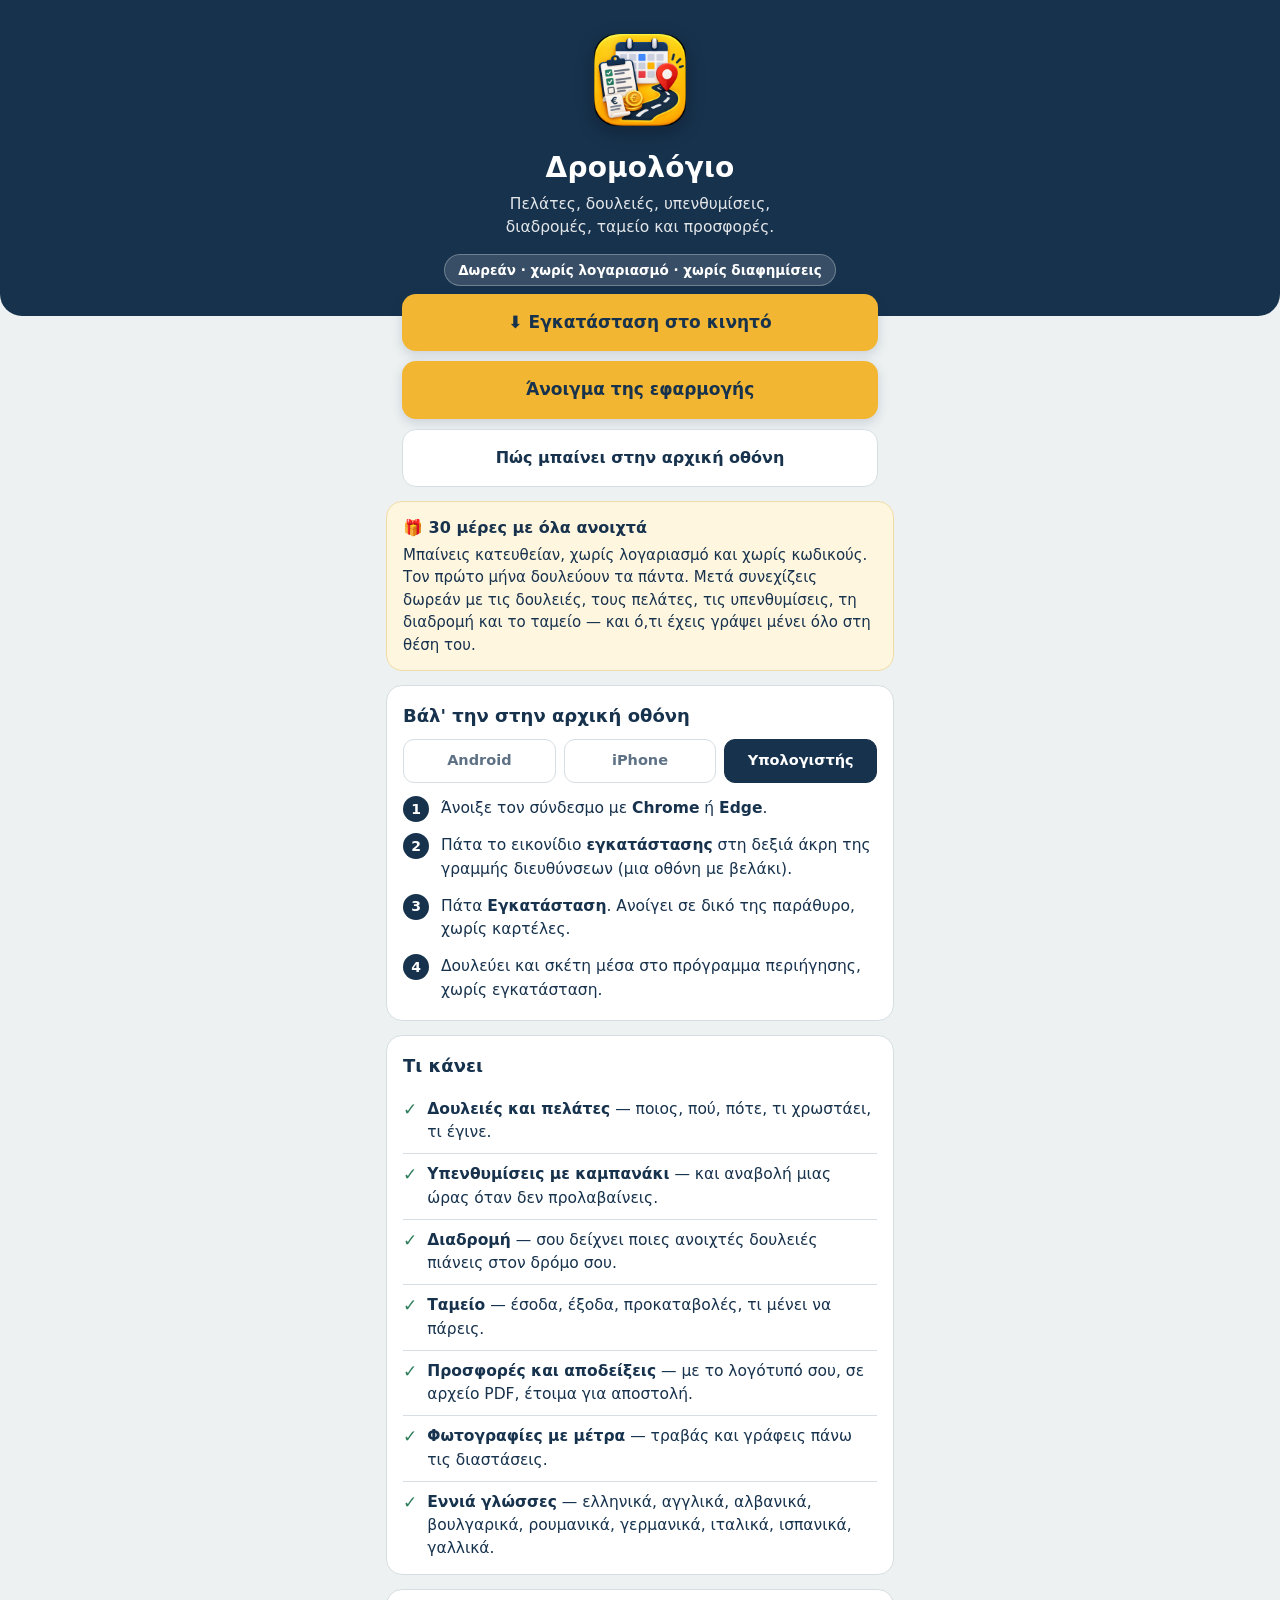
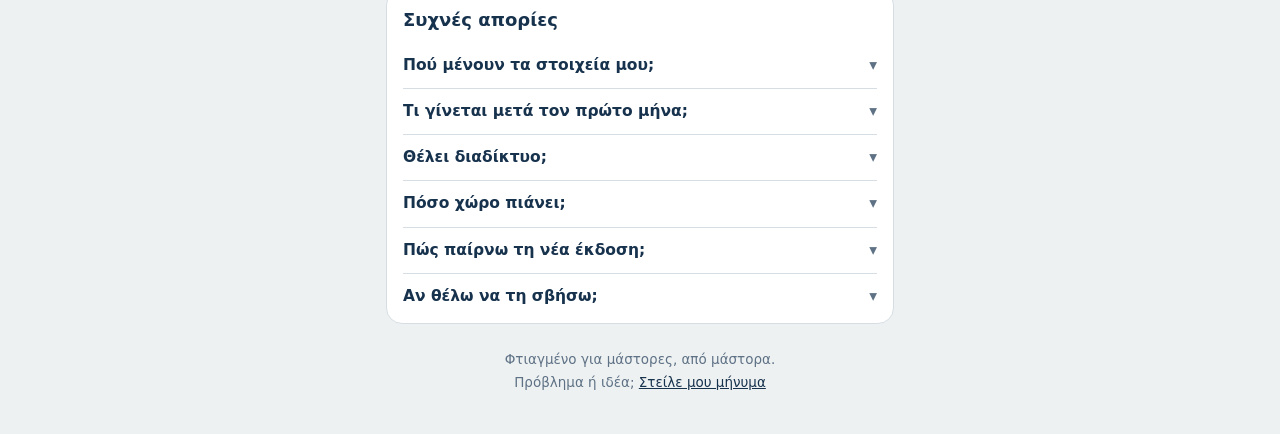
<file: lipsi.html>
<!doctype html>
<html lang="el">
<head>
<meta charset="utf-8">
<meta name="viewport" content="width=device-width,initial-scale=1,viewport-fit=cover">
<title>Δρομολόγιο — εγκατάσταση στο κινητό</title>
<meta name="theme-color" content="#17324D">
<meta name="description" content="Δρομολόγιο: πελάτες, εργασίες, υπενθυμίσεις, διαδρομές, ταμείο και προσφορές. Εγκατάσταση στο κινητό σε ένα λεπτό.">
<link rel="manifest" href="manifest.json">
<link rel="icon" href="icon-192.png">
<link rel="apple-touch-icon" href="apple-touch-icon.png">

<!-- Όταν στέλνεις τον σύνδεσμο σε μήνυμα, αυτά δείχνουν την προεπισκόπηση -->
<meta property="og:title" content="Δρομολόγιο — η εφαρμογή για τον μάστορα">
<meta property="og:description" content="Πελάτες, εργασίες, υπενθυμίσεις, διαδρομές, ταμείο και προσφορές — όλα στο κινητό σου.">
<meta property="og:image" content="icon-512.png">
<meta property="og:type" content="website">

<style>
:root{
  --brand:#17324D; --accent:#F2B632; --paper:#EDF1F2; --card:#fff;
  --ink:#17324D; --muted:#5E7185; --line:#D6DEE3; --green:#2E7D5B;
}
*{box-sizing:border-box;-webkit-tap-highlight-color:transparent}
html,body{margin:0;padding:0}
body{
  font-family:system-ui,"Segoe UI",Roboto,"Noto Sans",Arial,sans-serif;
  background:var(--paper); color:var(--ink); font-size:16px; line-height:1.5;
}
.wrap{max-width:540px;margin:0 auto;padding:0 16px 40px}

/* ---- Κεφαλίδα ---- */
header{
  background:var(--brand); color:#fff; text-align:center;
  padding:34px 16px 30px; border-radius:0 0 22px 22px;
}
header img{width:92px;height:92px;border-radius:22px;box-shadow:0 6px 18px rgba(0,0,0,.28)}
header h1{margin:14px 0 4px;font-size:28px;font-weight:800;letter-spacing:.2px}
header p{margin:0;opacity:.88;font-size:15.5px}
.badge{
  display:inline-block;margin-top:14px;background:rgba(255,255,255,.14);
  border:1px solid rgba(255,255,255,.28);border-radius:20px;
  padding:5px 13px;font-size:13.5px;font-weight:600
}

/* ---- Κουμπιά ---- */
.btns{margin:-22px auto 0;max-width:508px;padding:0 16px;position:relative;z-index:2}
.btn{
  display:flex;align-items:center;justify-content:center;gap:9px;
  width:100%;padding:16px 18px;border-radius:14px;border:0;
  font:inherit;font-size:17px;font-weight:800;text-decoration:none;
  margin-bottom:10px;box-shadow:0 4px 12px rgba(23,50,77,.16);cursor:pointer
}
.btn.main{background:var(--accent);color:var(--brand)}
.btn.ghost{background:var(--card);color:var(--brand);border:1.5px solid var(--line);box-shadow:none;font-size:16px}
.btn:active{transform:translateY(1px)}

/* ---- Κάρτες ---- */
.card{
  background:var(--card);border:1px solid var(--line);border-radius:16px;
  padding:16px 16px 4px;margin-top:14px
}
.card h2{margin:0 0 10px;font-size:18px;font-weight:800;display:flex;align-items:center;gap:8px}
.card h2 .n{
  flex:none;width:26px;height:26px;border-radius:8px;background:var(--accent);
  color:var(--brand);font-size:14px;display:flex;align-items:center;justify-content:center
}
.card p{margin:0 0 12px}
.note{
  background:#FFF6E0;border:1px solid #F0DCA6;border-radius:16px;
  padding:14px 16px;margin-top:14px
}
.note b{display:block;margin-bottom:4px}
.note p{margin:0;font-size:15px}

/* ---- Καρτέλες συσκευής ---- */
.tabs{display:flex;gap:8px;margin:0 0 14px}
.tabs button{
  flex:1;padding:10px 6px;border-radius:11px;border:1.5px solid var(--line);
  background:var(--card);color:var(--muted);font:inherit;font-weight:700;font-size:14.5px;cursor:pointer
}
.tabs button.on{background:var(--brand);border-color:var(--brand);color:#fff}
.steps{counter-reset:s;list-style:none;margin:0;padding:0}
.steps li{
  counter-increment:s;position:relative;padding:0 0 14px 38px;margin:0;font-size:15.5px
}
.steps li::before{
  content:counter(s);position:absolute;left:0;top:-1px;
  width:26px;height:26px;border-radius:50%;background:var(--brand);color:#fff;
  font-size:14px;font-weight:800;display:flex;align-items:center;justify-content:center
}
.steps b{font-weight:800}

/* ---- Λίστα δυνατοτήτων ---- */
.feat{list-style:none;margin:0;padding:0}
.feat li{display:flex;gap:10px;align-items:flex-start;padding:9px 0;border-bottom:1px solid var(--line);font-size:15.5px}
.feat li:last-child{border-bottom:0}
.feat .tick{flex:none;color:var(--green);font-weight:800;font-size:17px;line-height:1.35}

/* ---- Απορίες ---- */
details{border-bottom:1px solid var(--line);padding:11px 0}
details:last-of-type{border-bottom:0}
summary{font-weight:700;cursor:pointer;list-style:none;display:flex;align-items:center;gap:8px;font-size:15.5px}
summary::-webkit-details-marker{display:none}
summary::after{content:"▾";margin-left:auto;color:var(--muted);transition:transform .15s}
details[open] summary::after{transform:rotate(180deg)}
details p{margin:8px 0 2px;font-size:15px;color:#3d5265}

footer{text-align:center;color:var(--muted);font-size:13.5px;margin-top:24px;line-height:1.7}
footer a{color:var(--brand)}
</style>
</head>
<body>

<header>
  <img src="icon-512.png" alt="Δρομολόγιο">
  <h1>Δρομολόγιο</h1>
  <p>Πελάτες, δουλειές, υπενθυμίσεις,<br>διαδρομές, ταμείο και προσφορές.</p>
  <span class="badge">Δωρεάν · χωρίς λογαριασμό · χωρίς διαφημίσεις</span>
</header>

<div class="btns">
  <button class="btn main" id="install" hidden>⬇ Εγκατάσταση στο κινητό</button>
  <a class="btn main" id="open" href="index.html">Άνοιγμα της εφαρμογής</a>
  <a class="btn ghost" href="#odigies">Πώς μπαίνει στην αρχική οθόνη</a>
</div>

<div class="wrap">

  <div class="note">
    <b>🎁 30 μέρες με όλα ανοιχτά</b>
    <p>Μπαίνεις κατευθείαν, χωρίς λογαριασμό και χωρίς κωδικούς. Τον πρώτο μήνα
       δουλεύουν τα πάντα. Μετά συνεχίζεις δωρεάν με τις δουλειές, τους πελάτες,
       τις υπενθυμίσεις, τη διαδρομή και το ταμείο — και ό,τι έχεις γράψει μένει
       όλο στη θέση του.</p>
  </div>

  <div class="card" id="odigies">
    <h2>Βάλ' την στην αρχική οθόνη</h2>
    <div class="tabs">
      <button data-t="and" class="on">Android</button>
      <button data-t="ios">iPhone</button>
      <button data-t="pc">Υπολογιστής</button>
    </div>

    <ol class="steps" data-p="and">
      <li>Άνοιξε τον σύνδεσμο με το <b>Chrome</b> (όχι μέσα από το Facebook ή το Viber — πάτα «Άνοιγμα στο πρόγραμμα περιήγησης»).</li>
      <li>Πάτα το κίτρινο κουμπί <b>«Εγκατάσταση στο κινητό»</b> πιο πάνω. Αν δεν το βλέπεις, πάτα τις <b>τρεις τελείες</b> πάνω δεξιά.</li>
      <li>Διάλεξε <b>«Εγκατάσταση εφαρμογής»</b> ή «Προσθήκη στην αρχική οθόνη» και πάτα <b>Εγκατάσταση</b>.</li>
      <li>Το εικονίδιο μπαίνει στην αρχική οθόνη, σαν κανονική εφαρμογή. Από κει την ανοίγεις από δω και πέρα.</li>
    </ol>

    <ol class="steps" data-p="ios" hidden>
      <li>Άνοιξε τον σύνδεσμο με το <b>Safari</b> (μόνο αυτό μπορεί να εγκαταστήσει).</li>
      <li>Πάτα το εικονίδιο <b>Κοινή χρήση</b> κάτω στη μέση — το τετράγωνο με το βελάκι προς τα πάνω.</li>
      <li>Κατέβα λίγο και διάλεξε <b>«Προσθήκη στην οθόνη Home»</b>.</li>
      <li>Πάτα <b>Προσθήκη</b> πάνω δεξιά. Το εικονίδιο μπαίνει στην αρχική οθόνη.</li>
    </ol>

    <ol class="steps" data-p="pc" hidden>
      <li>Άνοιξε τον σύνδεσμο με <b>Chrome</b> ή <b>Edge</b>.</li>
      <li>Πάτα το εικονίδιο <b>εγκατάστασης</b> στη δεξιά άκρη της γραμμής διευθύνσεων (μια οθόνη με βελάκι).</li>
      <li>Πάτα <b>Εγκατάσταση</b>. Ανοίγει σε δικό της παράθυρο, χωρίς καρτέλες.</li>
      <li>Δουλεύει και σκέτη μέσα στο πρόγραμμα περιήγησης, χωρίς εγκατάσταση.</li>
    </ol>
  </div>

  <div class="card">
    <h2>Τι κάνει</h2>
    <ul class="feat">
      <li><span class="tick">✓</span><span><b>Δουλειές και πελάτες</b> — ποιος, πού, πότε, τι χρωστάει, τι έγινε.</span></li>
      <li><span class="tick">✓</span><span><b>Υπενθυμίσεις με καμπανάκι</b> — και αναβολή μιας ώρας όταν δεν προλαβαίνεις.</span></li>
      <li><span class="tick">✓</span><span><b>Διαδρομή</b> — σου δείχνει ποιες ανοιχτές δουλειές πιάνεις στον δρόμο σου.</span></li>
      <li><span class="tick">✓</span><span><b>Ταμείο</b> — έσοδα, έξοδα, προκαταβολές, τι μένει να πάρεις.</span></li>
      <li><span class="tick">✓</span><span><b>Προσφορές και αποδείξεις</b> — με το λογότυπό σου, σε αρχείο PDF, έτοιμα για αποστολή.</span></li>
      <li><span class="tick">✓</span><span><b>Φωτογραφίες με μέτρα</b> — τραβάς και γράφεις πάνω τις διαστάσεις.</span></li>
      <li><span class="tick">✓</span><span><b>Εννιά γλώσσες</b> — ελληνικά, αγγλικά, αλβανικά, βουλγαρικά, ρουμανικά, γερμανικά, ιταλικά, ισπανικά, γαλλικά.</span></li>
    </ul>
  </div>

  <div class="card">
    <h2>Συχνές απορίες</h2>

    <details>
      <summary>Πού μένουν τα στοιχεία μου;</summary>
      <p>Μόνο στο κινητό σου. Δεν ανεβαίνουν πουθενά και δεν τα βλέπει κανείς άλλος —
         ούτε εγώ. Γι' αυτό κράτα και αντίγραφο από τις Ρυθμίσεις.</p>
    </details>

    <details>
      <summary>Τι γίνεται μετά τον πρώτο μήνα;</summary>
      <p>Συνεχίζεις κανονικά και δωρεάν: δουλειές, πελάτες, υπενθυμίσεις, διαδρομή, ταμείο.
         Κλειδώνουν μόνο οι προσφορές και οι αποδείξεις με το λογότυπό σου, το ύφος των
         εγγράφων και τα στατιστικά. Τα στοιχεία σου δεν χάνονται ποτέ.</p>
    </details>

    <details>
      <summary>Θέλει διαδίκτυο;</summary>
      <p>Όχι για τη δουλειά της. Μόλις εγκατασταθεί ανοίγει και γράφει κανονικά χωρίς σήμα.
         Σύνδεση θέλει μόνο ο χάρτης και η αποστολή μηνυμάτων.</p>
    </details>

    <details>
      <summary>Πόσο χώρο πιάνει;</summary>
      <p>Ελάχιστο — λιγότερο από μία φωτογραφία. Χώρο πιάνουν μόνο οι φωτογραφίες
         που βάζεις εσύ στις δουλειές.</p>
    </details>

    <details>
      <summary>Πώς παίρνω τη νέα έκδοση;</summary>
      <p>Μόνη της. Κλείσε και ξανάνοιξε την εφαρμογή και είσαι στην τελευταία έκδοση —
         δεν χάνεται τίποτα από όσα έχεις γράψει.</p>
    </details>

    <details>
      <summary>Αν θέλω να τη σβήσω;</summary>
      <p>Πατάς παρατεταμένα το εικονίδιο και «Κατάργηση εγκατάστασης», όπως κάθε εφαρμογή.
         Πριν το κάνεις, κράτα αντίγραφο από τις Ρυθμίσεις.</p>
    </details>
  </div>

  <footer>
    Φτιαγμένο για μάστορες, από μάστορα.<br>
    Πρόβλημα ή ιδέα; <a href="mailto:aglentzakis@gmail.com">Στείλε μου μήνυμα</a>
  </footer>
</div>

<script>
/* Καρτέλες οδηγιών — διαλέγει μόνη της ανάλογα με τη συσκευή */
(function(){
  var ua = navigator.userAgent || "";
  var start = /iPhone|iPad|iPod/i.test(ua) ? "ios" : (/Android/i.test(ua) ? "and" : "pc");
  var btns = document.querySelectorAll(".tabs button");
  function show(t){
    btns.forEach(function(b){ b.classList.toggle("on", b.dataset.t === t); });
    document.querySelectorAll(".steps").forEach(function(o){ o.hidden = (o.dataset.p !== t); });
  }
  btns.forEach(function(b){ b.onclick = function(){ show(b.dataset.t); }; });
  show(start);
})();

/* Κουμπί εγκατάστασης — εμφανίζεται μόνο όταν το κινητό το επιτρέπει */
(function(){
  var prompt = null;
  var btn = document.getElementById("install");
  var open = document.getElementById("open");

  window.addEventListener("beforeinstallprompt", function(e){
    e.preventDefault(); prompt = e; btn.hidden = false;
    /* Όταν υπάρχει κουμπί εγκατάστασης, αυτό είναι το κύριο·
       το «Άνοιγμα» γίνεται πιο διακριτικό για να μη μπερδεύει. */
    open.className = "btn ghost";
  });

  btn.onclick = function(){
    if(!prompt) return;
    prompt.prompt();
    prompt.userChoice.then(function(){ prompt = null; btn.hidden = true; });
  };

  window.addEventListener("appinstalled", function(){
    btn.hidden = true;
    open.className = "btn main";
    open.textContent = "Άνοιξε την εφαρμογή";
  });

  /* Αν είναι ήδη εγκατεστημένη, δεν έχει νόημα η σελίδα — πάμε κατευθείαν μέσα */
  if (matchMedia("(display-mode: standalone)").matches) location.replace("index.html");
})();
</script>
</body>
</html>
</file>
